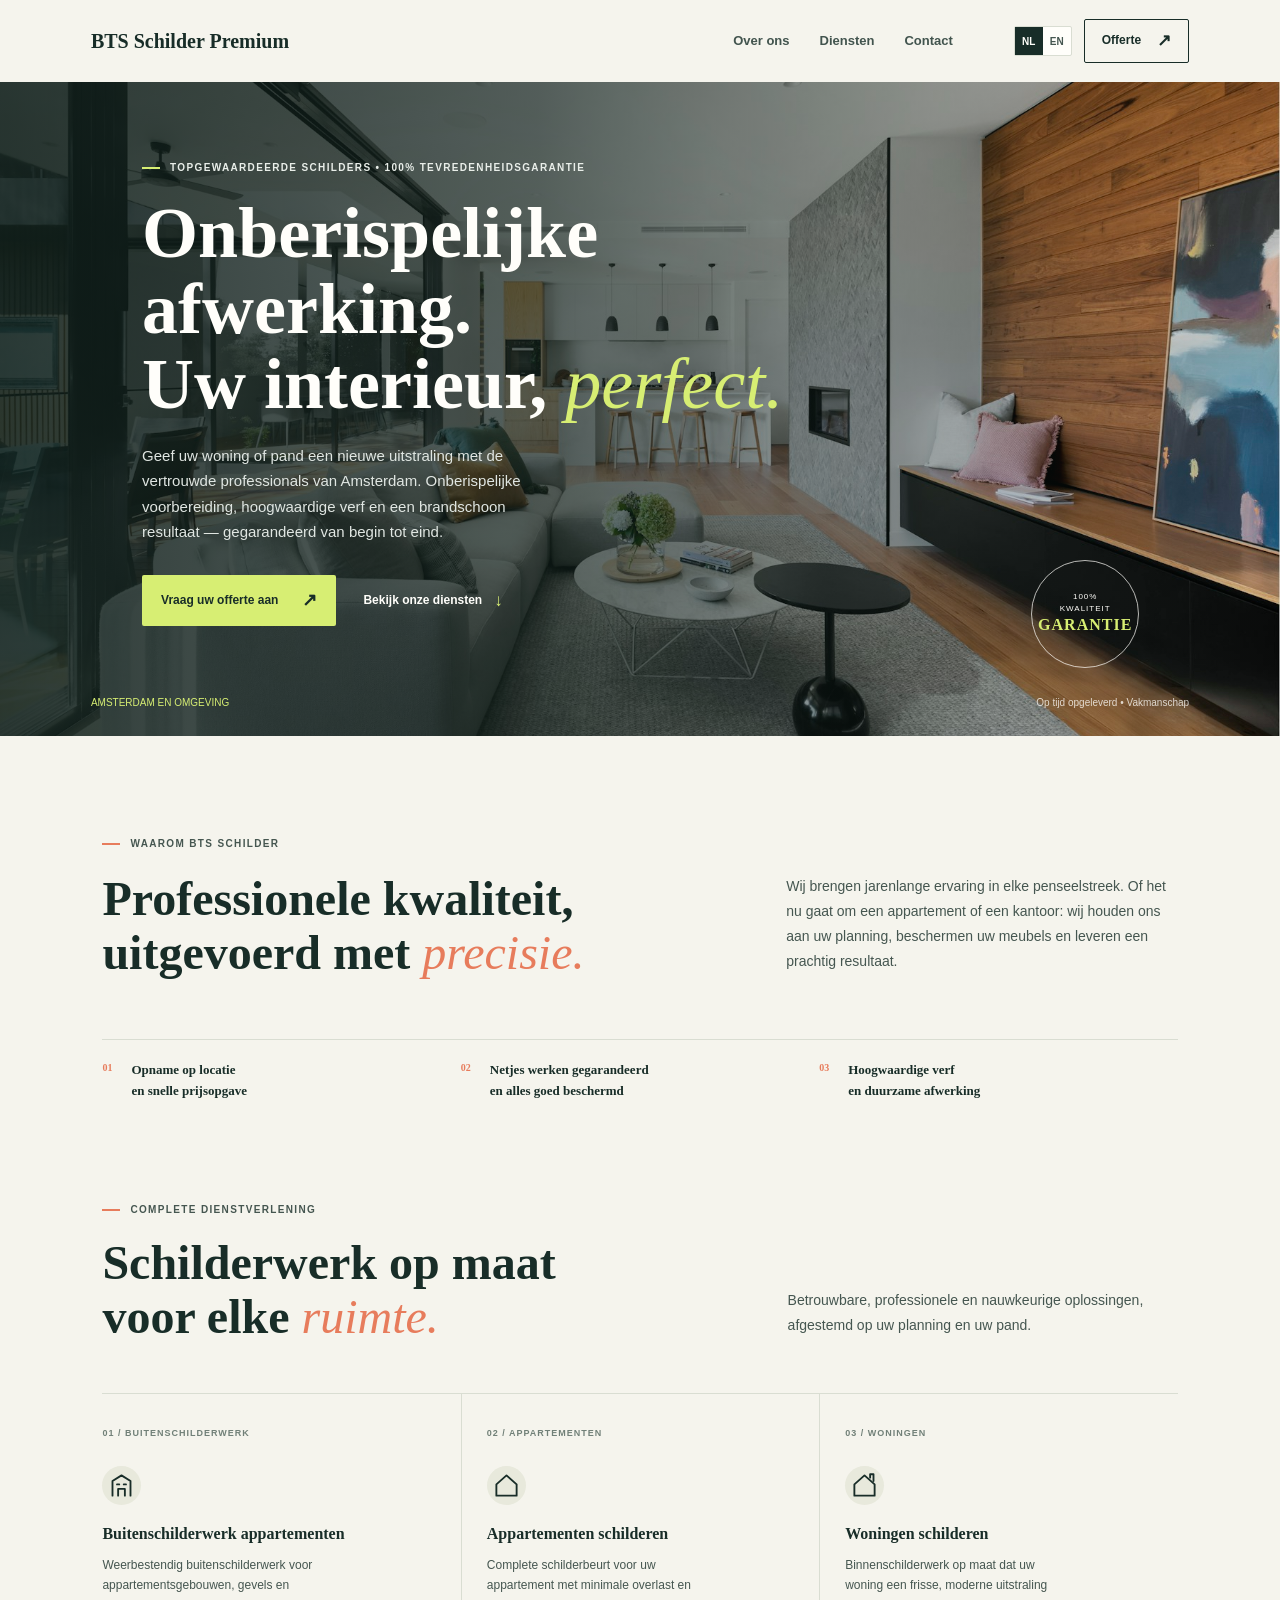
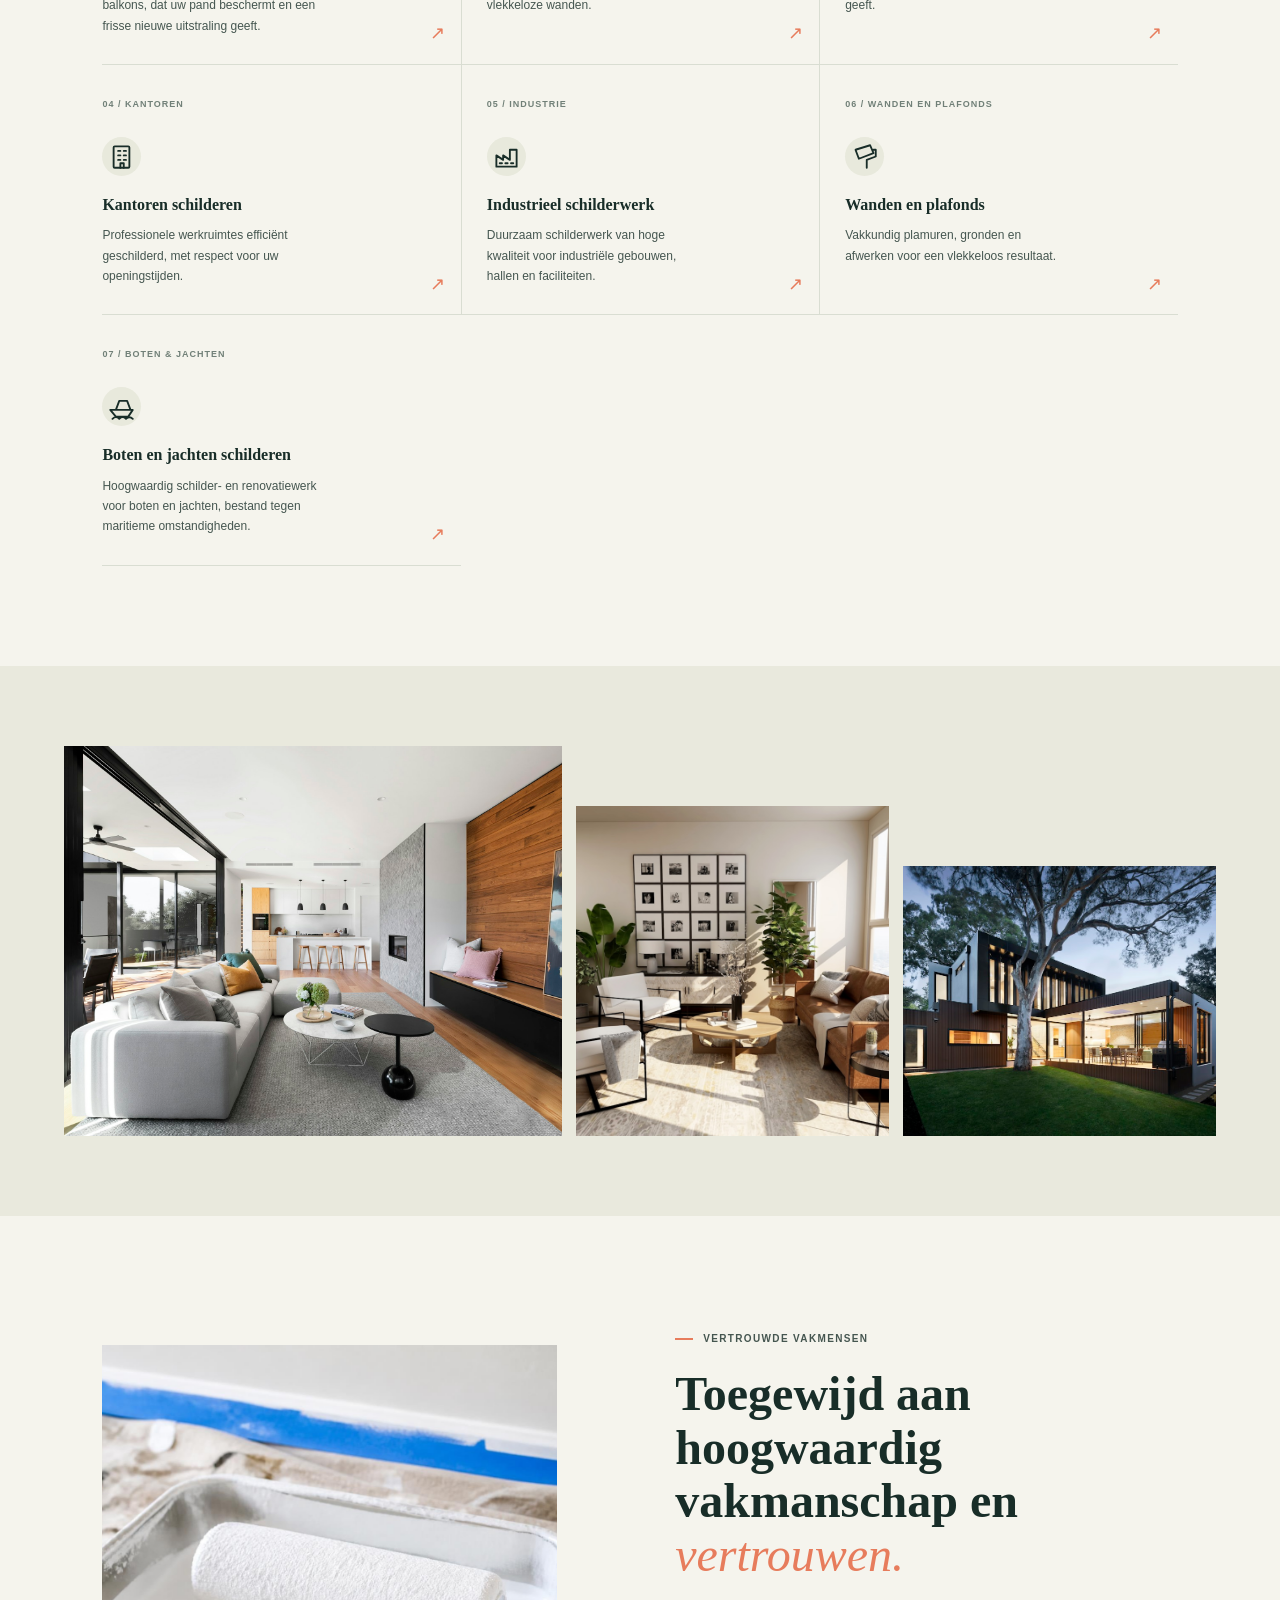
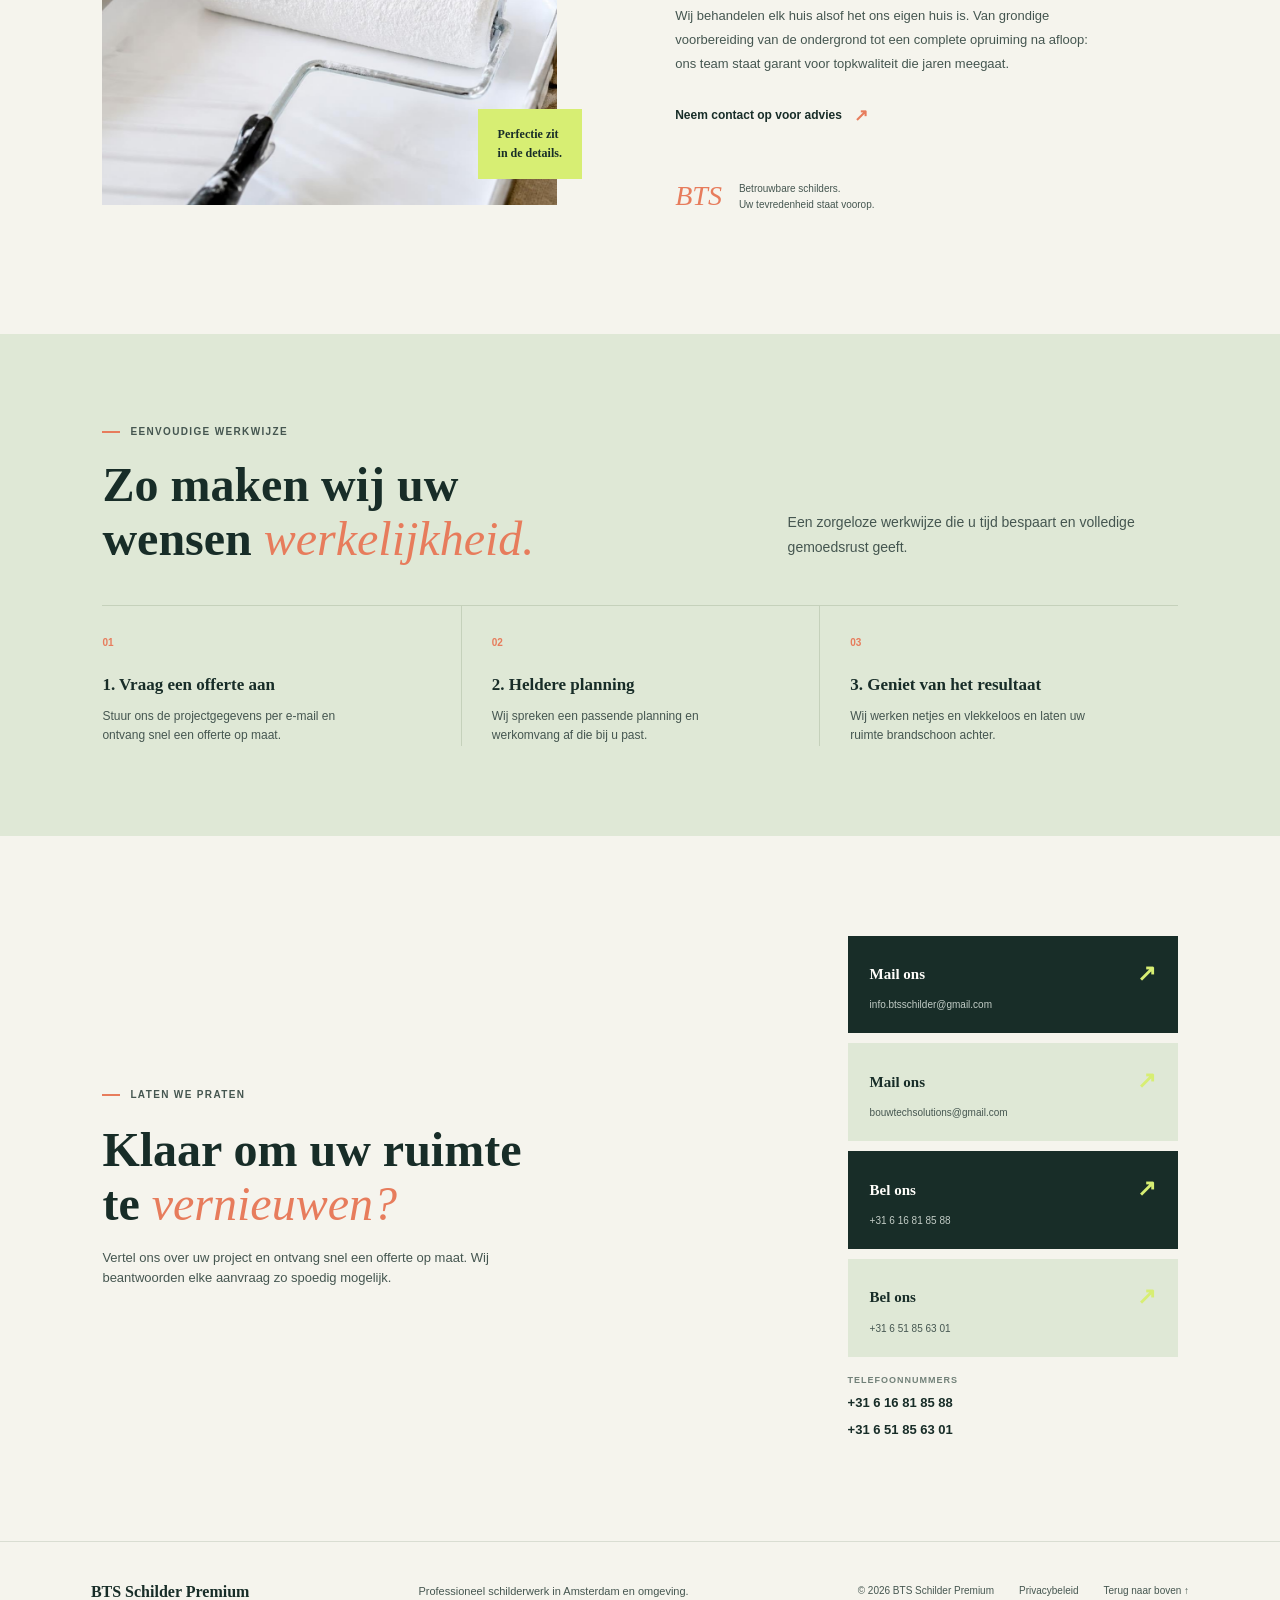
<file: index.html>
<!DOCTYPE html>
<html lang="nl">
<head>
	<meta charset="UTF-8">
	<meta name="viewport" content="width=device-width, initial-scale=1.0">
	<meta name="description" content="Professional painting services for apartments, houses, offices, and commercial spaces in Amsterdam and surrounding areas. Fast execution and tailored quotations.">
	<title>BTS Schilder Premium | Professional Painting Services</title>
	<link rel="stylesheet" href="css/style.css">
</head>
<body>
	<header class="site-header">
		<a class="brand" href="#home">BTS Schilder Premium</a>
		<nav class="main-nav" aria-label="Main navigation">
			<a href="#about" data-i18n="nav-about">About</a>
			<a href="#services" data-i18n="nav-services">Services</a>
			<a href="#contact" data-i18n="nav-contact">Contact</a>
		</nav>
		<div class="header-actions">
			<div class="language-switch" role="group" aria-label="Choose language">
				<button type="button" class="language-button is-active" data-lang-option="nl" aria-pressed="true">NL</button>
				<button type="button" class="language-button" data-lang-option="en" aria-pressed="false">EN</button>
			</div>
			<a class="header-cta" href="#contact"><span data-i18n="nav-quote">Quotation</span><span aria-hidden="true">↗</span></a>
		</div>
	</header>

	<main>
		<section class="hero" id="home">
			<div class="hero-shade"></div>
			<div class="hero-content">
				<p class="eyebrow hero-eyebrow"><span></span><span data-i18n="hero-eyebrow">Top-Rated Painting Experts • 100% Satisfaction Guaranteed</span></p>
				<h1 data-i18n="hero-title">Flawless finishes.<br>Your interior, <em>perfected.</em></h1>
				<p class="hero-copy" data-i18n="hero-copy">Transform your property with Amsterdam's trusted professionals. Impeccable preparation, premium paint materials, and immaculate cleanliness guaranteed from start to finish.</p>
				<div class="hero-actions">
					<a class="button button-lime" href="#contact"><span data-i18n="hero-cta">Get Your Quote</span><span aria-hidden="true">↗</span></a>
					<a class="text-link hero-link" href="#services"><span data-i18n="hero-work">Explore Our Services</span><span aria-hidden="true">↓</span></a>
				</div>
			</div>
			<div class="hero-caption"><span data-i18n="hero-location">AMSTERDAM &amp; SURROUNDING AREAS</span><span data-i18n="hero-caption">On-Time Execution • Expert Craftsmanship</span></div>
			<div class="hero-stamp"><span data-i18n="stamp-top">100%</span><span data-i18n="stamp-mid">QUALITY</span><strong data-i18n="stamp-bottom">GUARANTEE</strong></div>
		</section>

		<section class="intro section-wrap">
			<p class="eyebrow"><span></span><span data-i18n="intro-eyebrow">Why Choose BTS Schilder</span></p>
			<div class="intro-row">
				<h2 data-i18n="intro-title">Professional excellence,<br>delivered with <em>precision.</em></h2>
				<p data-i18n="intro-copy">We bring years of expertise to every brushstroke. Whether it's a residential apartment or a commercial office, we respect your timeline, protect your furniture, and deliver breathtaking results.</p>
			</div>
			<div class="promise-list">
				<div><span class="promise-number">01</span><span data-i18n="promise-one">On-Site Consultation<br>&amp; Fast Pricing</span></div>
				<div><span class="promise-number">02</span><span data-i18n="promise-two">Zero Mess Guarantee<br>&amp; Full Protection</span></div>
				<div><span class="promise-number">03</span><span data-i18n="promise-three">Premium Paints &amp;<br>Long-Lasting Finish</span></div>
			</div>
		</section>

		<section class="services section-wrap" id="services">
			<div class="section-heading">
				<div>
					<p class="eyebrow"><span></span><span data-i18n="services-eyebrow">Comprehensive Services</span></p>
					<h2 data-i18n="services-title">Tailored painting solutions<br>for every <em>space.</em></h2>
				</div>
				<p data-i18n="services-copy">Reliable, professional, and detail-oriented solutions customized to fit your schedule and property needs.</p>
			</div>
			<div class="service-grid">
<article class="service-item" data-gallery-index="0" role="button" tabindex="0" aria-haspopup="dialog" aria-label="View Apartment exterior painting photographs">
 <span class="service-count" data-i18n="service-ext-label">01 / APARTMENT EXTERIOR</span>
 <div class="service-icon" aria-hidden="true"><svg viewBox="0 0 24 24" width="27" height="27" fill="none" stroke="currentColor" stroke-width="1.65" stroke-linecap="round" stroke-linejoin="round" aria-hidden="true"><path d="M4 21V8l8-5 8 5v13M9 21v-6h6v6M8 11h2m4 0h2"/></svg></div>
 <h3 data-i18n="service-ext-title">Apartment exterior painting</h3>
 <p data-i18n="service-ext-copy">Weather-resistant exterior painting for apartment buildings, façades and balconies, protecting your property and giving it a fresh new look.</p>
 <span class="service-link" aria-hidden="true">↗</span>
 </article>
<article class="service-item" data-gallery-index="1" role="button" tabindex="0" aria-haspopup="dialog" aria-label="View Apartment painting photographs">
 <span class="service-count" data-i18n="service-one-label">02 / APARTMENTS</span>
 <div class="service-icon" aria-hidden="true"><svg viewBox="0 0 24 24" width="27" height="27" fill="none" stroke="currentColor" stroke-width="1.65" stroke-linecap="round" stroke-linejoin="round" aria-hidden="true"><path d="M3 11 12 3l9 8v10H3z"/></svg></div>
 <h3 data-i18n="service-one-title">Apartment painting</h3>
 <p data-i18n="service-one-copy">Complete apartment makeovers with minimal disruption and flawless walls.</p>
 <span class="service-link" aria-hidden="true">↗</span>
 </article>
<article class="service-item" data-gallery-index="2" role="button" tabindex="0" aria-haspopup="dialog" aria-label="View House painting photographs">
 <span class="service-count" data-i18n="service-two-label">03 / HOUSES</span>
 <div class="service-icon" aria-hidden="true"><svg viewBox="0 0 24 24" width="27" height="27" fill="none" stroke="currentColor" stroke-width="1.65" stroke-linecap="round" stroke-linejoin="round" aria-hidden="true"><path d="M3 11 12 3l9 8v10H3z"/><path d="M17 5V2h3v6"/></svg></div>
 <h3 data-i18n="service-two-title">House painting</h3>
 <p data-i18n="service-two-copy">Bespoke interior and exterior painting to give your family home a fresh, modern aesthetic.</p>
 <span class="service-link" aria-hidden="true">↗</span>
 </article>
<article class="service-item" data-gallery-index="3" role="button" tabindex="0" aria-haspopup="dialog" aria-label="View Office painting photographs">
 <span class="service-count" data-i18n="service-three-label">04 / OFFICES</span>
 <div class="service-icon" aria-hidden="true"><svg viewBox="0 0 24 24" width="27" height="27" fill="none" stroke="currentColor" stroke-width="1.65" stroke-linecap="round" stroke-linejoin="round" aria-hidden="true"><rect x="5" y="3" width="14" height="19" rx="1"/><path d="M9 7h2m3 0h2M9 11h2m3 0h2M9 15h2m3 0h2M11 22v-4h3v4"/></svg></div>
 <h3 data-i18n="service-three-title">Office painting</h3>
 <p data-i18n="service-three-copy">Professional workspaces painted efficiently around your business hours.</p>
 <span class="service-link" aria-hidden="true">↗</span>
 </article>
<article class="service-item" data-gallery-index="4" role="button" tabindex="0" aria-haspopup="dialog" aria-label="View Industrial painting photographs">
 <span class="service-count" data-i18n="service-four-label">05 / INDUSTRIAL</span>
 <div class="service-icon" aria-hidden="true"><svg viewBox="0 0 24 24" width="27" height="27" fill="none" stroke="currentColor" stroke-width="1.65" stroke-linecap="round" stroke-linejoin="round" aria-hidden="true"><path d="M3 21V11l6 4v-4l6 4V6h6v15z"/><path d="M6 18h2m3 0h2m3 0h2"/></svg></div>
 <h3 data-i18n="service-four-title">Industrial painting</h3>
 <p data-i18n="service-four-copy">Durable, high-quality painting solutions for industrial buildings, halls, and facilities.</p>
 <span class="service-link" aria-hidden="true">↗</span>
 </article>
<article class="service-item" data-gallery-index="5" role="button" tabindex="0" aria-haspopup="dialog" aria-label="View Walls &amp; ceilings photographs">
 <span class="service-count" data-i18n="service-five-label">06 / WALLS & CEILINGS</span>
 <div class="service-icon" aria-hidden="true"><svg viewBox="0 0 24 24" width="27" height="27" fill="none" stroke="currentColor" stroke-width="1.65" stroke-linecap="round" stroke-linejoin="round" aria-hidden="true"><path d="M4 6 17 2l3 7-13 5zM20 6h2v6l-8 3v4m0 0v3"/></svg></div>
 <h3 data-i18n="service-five-title">Walls &amp; ceilings</h3>
 <p data-i18n="service-five-copy">Expert surface filling, priming, and smoothing for an immaculate look.</p>
 <span class="service-link" aria-hidden="true">↗</span>
 </article>
<article class="service-item" data-gallery-index="6" role="button" tabindex="0" aria-haspopup="dialog" aria-label="View Boat &amp; yacht painting photographs">
 <span class="service-count" data-i18n="service-six-label">07 / BOAT & YACHTS</span>
 <div class="service-icon" aria-hidden="true"><svg viewBox="0 0 24 24" width="27" height="27" fill="none" stroke="currentColor" stroke-width="1.65" stroke-linecap="round" stroke-linejoin="round" aria-hidden="true"><path d="M2 15h20l-4 6H7zM7 15l3-8h7l3 8M4 23c2-2 4-2 6 0 2-2 4-2 6 0 2-2 4-2 6 0"/></svg></div>
 <h3 data-i18n="service-six-title">Boat &amp; yacht painting</h3>
 <p data-i18n="service-six-copy">High-quality painting and refinishing for boats and yachts, built to withstand marine conditions.</p>
 <span class="service-link" aria-hidden="true">↗</span>
 </article>
			</div>
		</section>

		<section class="work" id="photos">
			<div class="project-grid">
				<figure class="project project-large">
					<img src="images/hero-living-room.jpg" alt="Bright open-plan living room with a warm wood accent wall" loading="lazy">
				</figure>
				<figure class="project project-tall">
					<img src="images/interior-painting.jpg" alt="Freshly painted, light-filled interior" loading="lazy">
				</figure>
				<figure class="project project-small">
					<img src="images/exterior-finish.jpg" alt="Modern house exterior" loading="lazy">
				</figure>
			</div>
		</section>

		<section class="about section-wrap" id="about">
			<div class="about-image">
				<img src="images/paint_roll.jpg" alt="A clean paint roller ready for a fresh coat" loading="lazy">
				<span class="image-note" data-i18n="image-note">Excellence is in<br>the details.</span>
			</div>
			<div class="about-copy">
				<p class="eyebrow"><span></span><span data-i18n="about-eyebrow">Trusted Professionals</span></p>
				<h2 data-i18n="about-title">Dedicated to superior<br>craftsmanship and <em>trust.</em></h2>
				<p class="about-body" data-i18n="about-copy">We treat every home like our own. From rigorous surface preparation to complete post-painting cleanup, our team guarantees top-tier execution that stands the test of time.</p>
				<a class="text-link" href="#contact"><span data-i18n="about-link">Contact our team for advice</span><span aria-hidden="true">↗</span></a>
				<div class="about-signoff"><span class="signoff-swish">BTS</span><span data-i18n="about-signoff">Reliable painters.<br>Your satisfaction is our priority.</span></div>
			</div>
		</section>

		<section class="process">
			<div class="section-wrap">
				<div class="section-heading process-heading">
					<div>
						<p class="eyebrow"><span></span><span data-i18n="process-eyebrow">Simple Workflow</span></p>
						<h2 data-i18n="process-title">How we bring your<br>vision to <em>life.</em></h2>
					</div>
					<p data-i18n="process-copy">Hassle-free process designed to save you time and provide complete peace of mind.</p>
				</div>
				<div class="process-grid">
					<article><span>01</span><h3 data-i18n="step-one-title">1. Request a Quote</h3><p data-i18n="step-one-copy">Send us your project details via email and receive a fast, tailored quotation.</p></article>
					<article><span>02</span><h3 data-i18n="step-two-title">2. Clear Scheduling</h3><p data-i18n="step-two-copy">We agree on a convenient timeline and scope of work that suits you.</p></article>
					<article><span>03</span><h3 data-i18n="step-three-title">3. Enjoy the Results</h3><p data-i18n="step-three-copy">We execute clean, flawless work and leave your space immaculate.</p></article>
				</div>
			</div>
		</section>

		<section class="contact section-wrap" id="contact">
			<div class="contact-copy">
				<p class="eyebrow"><span></span><span data-i18n="contact-eyebrow">Let's Talk</span></p>
				<h2 data-i18n="contact-title">Ready to transform<br>your <em>space?</em></h2>
				<p data-i18n="contact-copy">Tell us about your project and receive a prompt, tailored quotation. We respond quickly to every inquiry.</p>
			</div>
			<div class="contact-actions">
				<a class="contact-button" href="mailto:info.btsschilder@gmail.com?subject=Painting%20project%20enquiry">
					<span data-i18n="email-label">Email Us</span><span class="contact-arrow" aria-hidden="true">↗</span>
					<small>info.btsschilder@gmail.com</small>
				</a>
				<a class="contact-button contact-button-secondary" href="mailto:bouwtechsolutions@gmail.com?subject=Painting%20project%20enquiry">
					<span data-i18n="email-label">Email Us</span><span class="contact-arrow" aria-hidden="true">↗</span>
					<small>bouwtechsolutions@gmail.com</small>
				</a>
				<a class="contact-button" href="tel:+31616818588">
					<span data-i18n="call-label">Call Us</span><span class="contact-arrow" aria-hidden="true">↗</span>
					<small>+31 6 16 81 85 88</small>
				</a>
				<a class="contact-button contact-button-secondary" href="tel:+31651856301">
					<span data-i18n="call-label">Call Us</span><span class="contact-arrow" aria-hidden="true">↗</span>
					<small>+31 6 51 85 63 01</small>
				</a>
				<div class="contact-phones">
					<span class="contact-phones-label" data-i18n="phone-list-label">Phone numbers</span>
					<a href="tel:+31616818588">+31 6 16 81 85 88</a>
					<a href="tel:+31651856301">+31 6 51 85 63 01</a>
				</div>
			</div>
		</section>
	</main>

	<footer class="site-footer">
		<a class="brand footer-brand" href="#home">BTS Schilder Premium</a>
		<p data-i18n="footer-tagline">Professional painting services in Amsterdam and surrounding areas.</p>
		<div class="footer-meta">
			<span>© 2026 BTS Schilder Premium</span>
			<a href="privacy.html" data-i18n="footer-privacy">Privacy Policy</a>
			<a href="#home" data-i18n="footer-top">Back to top ↑</a>
		</div>
	</footer>

	<script>
		const translations = {
			en: {
				"page-title": "BTS Schilder Premium | Professional Painting Services",
				"page-description": "Professional painting services for apartments, houses, offices, and commercial spaces in Amsterdam and surrounding areas. Fast execution and tailored quotations.",
				"nav-about": "About", "nav-services": "Services", "nav-contact": "Contact", "nav-quote": "Quotation",
				"hero-eyebrow": "Top-Rated Painting Experts • 100% Satisfaction Guaranteed",
				"hero-title": "Flawless finishes.<br>Your interior, <em>perfected.</em>",
				"hero-copy": "Transform your property with Amsterdam's trusted professionals. Impeccable preparation, premium paint materials, and immaculate cleanliness guaranteed from start to finish.",
				"hero-cta": "Get Your Quote", "hero-work": "Explore Our Services", "hero-location": "AMSTERDAM &amp; SURROUNDING AREAS", "hero-caption": "On-Time Execution • Expert Craftsmanship", "stamp-top": "100%", "stamp-mid": "QUALITY", "stamp-bottom": "GUARANTEE",
				"intro-eyebrow": "Why Choose BTS Schilder", "intro-title": "Professional excellence,<br>delivered with <em>precision.</em>", "intro-copy": "We bring years of expertise to every brushstroke. Whether it's a residential apartment or a commercial office, we respect your timeline, protect your furniture, and deliver breathtaking results.", "promise-one": "On-Site Consultation<br>&amp; Fast Pricing", "promise-two": "Zero Mess Guarantee<br>&amp; Full Protection", "promise-three": "Premium Paints &amp;<br>Long-Lasting Finish",
				"services-eyebrow": "Comprehensive Services", "services-title": "Tailored painting solutions<br>for every <em>space.</em>", "services-copy": "Reliable, professional, and detail-oriented solutions customized to fit your schedule and property needs.", "service-ext-label": "01 / APARTMENT EXTERIOR", "service-ext-title": "Apartment exterior painting", "service-ext-copy": "Weather-resistant exterior painting for apartment buildings, façades and balconies, protecting your property and giving it a fresh new look.", "phone-list-label": "Phone numbers", "service-one-label": "02 / APARTMENTS", "service-one-title": "Apartment painting", "service-one-copy": "Complete apartment makeovers with minimal disruption and flawless walls.", "service-two-label": "03 / HOUSES", "service-two-title": "House painting", "service-two-copy": "Bespoke interior painting to give your family home a fresh, modern aesthetic.", "service-three-label": "04 / OFFICES", "service-three-title": "Office painting", "service-three-copy": "Professional workspaces painted efficiently around your business hours.", "service-four-label": "05 / INDUSTRIAL", "service-four-title": "Industrial painting", "service-four-copy": "Durable, high-quality painting solutions for industrial buildings, halls, and facilities.", "service-five-label": "06 / WALLS &amp; CEILINGS", "service-five-title": "Walls &amp; ceilings", "service-five-copy": "Expert surface filling, priming, and smoothing for an immaculate look.", "service-six-label": "07 / BOAT & YACHTS", "service-six-title": "Boat & yacht painting", "service-six-copy": "High-quality painting and refinishing for boats and yachts, built to withstand marine conditions.",
				"image-note": "Excellence is in<br>the details.", "about-eyebrow": "Trusted Professionals", "about-title": "Dedicated to superior<br>craftsmanship and <em>trust.</em>", "about-copy": "We treat every home like our own. From rigorous surface preparation to complete post-painting cleanup, our team guarantees top-tier execution that stands the test of time.", "about-link": "Contact our team for advice", "about-signoff": "Reliable painters.<br>Your satisfaction is our priority.",
				"process-eyebrow": "Simple Workflow", "process-title": "How we bring your<br>vision to <em>life.</em>", "process-copy": "Hassle-free process designed to save you time and provide complete peace of mind.", "step-one-title": "1. Request a Quote", "step-one-copy": "Send us your project details via email and receive a fast, tailored quotation.", "step-two-title": "2. Clear Scheduling", "step-two-copy": "We agree on a convenient timeline and scope of work that suits you.", "step-three-title": "3. Enjoy the Results", "step-three-copy": "We execute clean, flawless work and leave your space immaculate.",
				"contact-eyebrow": "Let's Talk", "contact-title": "Ready to transform<br>your <em>space?</em>", "contact-copy": "Tell us about your project and receive a prompt, tailored quotation. We respond quickly to every inquiry.", "email-label": "Email Us", "call-label": "Call Us", "footer-tagline": "Professional painting services in Amsterdam and surrounding areas.", "footer-privacy": "Privacy Policy", "footer-top": "Back to top ↑"
			},
			nl: {
				"page-title": "BTS Schilder Premium | Professioneel schilderwerk",
				"page-description": "Professioneel schilderwerk voor appartementen, woningen, kantoren en bedrijfspanden in Amsterdam en omgeving. Snelle uitvoering en offerte op maat.",
				"nav-about": "Over ons",
				"nav-services": "Diensten",
				"nav-contact": "Contact",
				"nav-quote": "Offerte",
				"hero-eyebrow": "Topgewaardeerde schilders • 100% tevredenheidsgarantie",
				"hero-title": "Onberispelijke afwerking.<br>Uw interieur, <em>perfect.</em>",
				"hero-copy": "Geef uw woning of pand een nieuwe uitstraling met de vertrouwde professionals van Amsterdam. Onberispelijke voorbereiding, hoogwaardige verf en een brandschoon resultaat — gegarandeerd van begin tot eind.",
				"hero-cta": "Vraag uw offerte aan",
				"hero-work": "Bekijk onze diensten",
				"hero-location": "AMSTERDAM EN OMGEVING",
				"hero-caption": "Op tijd opgeleverd • Vakmanschap",
				"stamp-top": "100%",
				"stamp-mid": "KWALITEIT",
				"stamp-bottom": "GARANTIE",
				"intro-eyebrow": "Waarom BTS Schilder",
				"intro-title": "Professionele kwaliteit,<br>uitgevoerd met <em>precisie.</em>",
				"intro-copy": "Wij brengen jarenlange ervaring in elke penseelstreek. Of het nu gaat om een appartement of een kantoor: wij houden ons aan uw planning, beschermen uw meubels en leveren een prachtig resultaat.",
				"promise-one": "Opname op locatie<br>en snelle prijsopgave",
				"promise-two": "Netjes werken gegarandeerd<br>en alles goed beschermd",
				"promise-three": "Hoogwaardige verf<br>en duurzame afwerking",
				"services-eyebrow": "Complete dienstverlening",
				"services-title": "Schilderwerk op maat<br>voor elke <em>ruimte.</em>",
				"services-copy": "Betrouwbare, professionele en nauwkeurige oplossingen, afgestemd op uw planning en uw pand.",
				"service-ext-label": "01 / BUITENSCHILDERWERK",
				"service-ext-title": "Buitenschilderwerk appartementen",
				"service-ext-copy": "Weerbestendig buitenschilderwerk voor appartementsgebouwen, gevels en balkons, dat uw pand beschermt en een frisse nieuwe uitstraling geeft.",
				"phone-list-label": "Telefoonnummers",
				"service-one-label": "02 / APPARTEMENTEN",
				"service-one-title": "Appartementen schilderen",
				"service-one-copy": "Complete schilderbeurt voor uw appartement met minimale overlast en vlekkeloze wanden.",
				"service-two-label": "03 / WONINGEN",
				"service-two-title": "Woningen schilderen",
				"service-two-copy": "Binnenschilderwerk op maat dat uw woning een frisse, moderne uitstraling geeft.",
				"service-three-label": "04 / KANTOREN",
				"service-three-title": "Kantoren schilderen",
				"service-three-copy": "Professionele werkruimtes efficiënt geschilderd, met respect voor uw openingstijden.",
				"service-four-label": "05 / INDUSTRIE",
				"service-four-title": "Industrieel schilderwerk",
				"service-four-copy": "Duurzaam schilderwerk van hoge kwaliteit voor industriële gebouwen, hallen en faciliteiten.",
				"service-five-label": "06 / WANDEN EN PLAFONDS",
				"service-five-title": "Wanden en plafonds",
				"service-five-copy": "Vakkundig plamuren, gronden en afwerken voor een vlekkeloos resultaat.", "service-six-label": "07 / BOTEN & JACHTEN", "service-six-title": "Boten en jachten schilderen", "service-six-copy": "Hoogwaardig schilder- en renovatiewerk voor boten en jachten, bestand tegen maritieme omstandigheden.",
				"image-note": "Perfectie zit<br>in de details.",
				"about-eyebrow": "Vertrouwde vakmensen",
				"about-title": "Toegewijd aan hoogwaardig<br>vakmanschap en <em>vertrouwen.</em>",
				"about-copy": "Wij behandelen elk huis alsof het ons eigen huis is. Van grondige voorbereiding van de ondergrond tot een complete opruiming na afloop: ons team staat garant voor topkwaliteit die jaren meegaat.",
				"about-link": "Neem contact op voor advies",
				"about-signoff": "Betrouwbare schilders.<br>Uw tevredenheid staat voorop.",
				"process-eyebrow": "Eenvoudige werkwijze",
				"process-title": "Zo maken wij uw<br>wensen <em>werkelijkheid.</em>",
				"process-copy": "Een zorgeloze werkwijze die u tijd bespaart en volledige gemoedsrust geeft.",
				"step-one-title": "1. Vraag een offerte aan",
				"step-one-copy": "Stuur ons de projectgegevens per e-mail en ontvang snel een offerte op maat.",
				"step-two-title": "2. Heldere planning",
				"step-two-copy": "Wij spreken een passende planning en werkomvang af die bij u past.",
				"step-three-title": "3. Geniet van het resultaat",
				"step-three-copy": "Wij werken netjes en vlekkeloos en laten uw ruimte brandschoon achter.",
				"contact-eyebrow": "Laten we praten",
				"contact-title": "Klaar om uw ruimte<br>te <em>vernieuwen?</em>",
				"contact-copy": "Vertel ons over uw project en ontvang snel een offerte op maat. Wij beantwoorden elke aanvraag zo spoedig mogelijk.",
				"email-label": "Mail ons",
				"call-label": "Bel ons",
				"footer-tagline": "Professioneel schilderwerk in Amsterdam en omgeving.",
				"footer-privacy": "Privacybeleid",
				"footer-top": "Terug naar boven ↑"
			}
		};

		function applyLanguage(lang) {
			if (!translations[lang]) lang = "nl";
			const dict = translations[lang];
			document.documentElement.lang = lang;
			document.querySelectorAll("[data-lang-option]").forEach(b => {
				const active = b.dataset.langOption === lang;
				b.classList.toggle("is-active", active);
				b.setAttribute("aria-pressed", active ? "true" : "false");
			});
			document.querySelectorAll("[data-i18n]").forEach(el => {
				const value = dict[el.dataset.i18n];
				if (value !== undefined) el.innerHTML = value;
			});
			document.title = dict["page-title"];
			const meta = document.querySelector('meta[name="description"]');
			if (meta) meta.setAttribute("content", dict["page-description"]);
			try { sessionStorage.setItem("bts-lang", lang); } catch (e) {}
		}

		document.querySelectorAll("[data-lang-option]").forEach(button => {
			button.addEventListener("click", () => applyLanguage(button.dataset.langOption));
		});

		let savedLang = "nl";
		try { savedLang = sessionStorage.getItem("bts-lang") || "nl"; } catch (e) {}
		applyLanguage(savedLang);
	</script>

<div class="bts-gallery-overlay" id="bts-gallery" hidden>
 <div class="bts-gallery-panel" role="dialog" aria-modal="true" aria-labelledby="bts-gallery-title" tabindex="-1">
  <div class="bts-gallery-top"><div><h2 id="bts-gallery-title"></h2><span id="bts-gallery-count"></span></div><button type="button" class="bts-gallery-close" aria-label="Close gallery">×</button></div>
  <div class="bts-gallery-stage"><button type="button" class="bts-gallery-prev" aria-label="Previous photo">‹</button><img id="bts-gallery-main" alt="Painting project"/><button type="button" class="bts-gallery-next" aria-label="Next photo">›</button></div>
  <div class="bts-gallery-thumbs" id="bts-gallery-thumbs" aria-label="Choose a photograph"></div>
 </div>
</div>
<script>
(function(){
 'use strict';
 const collections = [["Main images/Outside%20apartment%20painting/WhatsApp%20Image%202026-11-16%20at%206.32.38%20PM%20%281%29.jpeg", "Main images/Outside%20apartment%20painting/WhatsApp%20Image%202026-11-16%20at%206.32.38%20PM.jpeg", "Main images/Outside%20apartment%20painting/WhatsApp%20Image%202026-11-16%20at%206.32.39%20PM%20%281%29.jpeg", "Main images/Outside%20apartment%20painting/WhatsApp%20Image%202026-11-16%20at%206.32.39%20PM%20%282%29.jpeg", "Main images/Outside%20apartment%20painting/WhatsApp%20Image%202026-11-16%20at%206.32.39%20PM%20%283%29.jpeg", "Main images/Outside%20apartment%20painting/WhatsApp%20Image%202026-11-16%20at%206.32.39%20PM%20%284%29.jpeg", "Main images/Outside%20apartment%20painting/WhatsApp%20Image%202026-11-16%20at%206.32.39%20PM%20%285%29.jpeg", "Main images/Outside%20apartment%20painting/WhatsApp%20Image%202026-11-16%20at%206.32.39%20PM%20%286%29.jpeg", "Main images/Outside%20apartment%20painting/WhatsApp%20Image%202026-11-16%20at%206.32.39%20PM.jpeg"], ["Main images/apartment%20painting/1.jpeg", "Main images/apartment%20painting/15.jpeg", "Main images/apartment%20painting/16.jpeg", "Main images/apartment%20painting/17.jpeg", "Main images/apartment%20painting/18.jpeg", "Main images/apartment%20painting/2.jpeg", "Main images/apartment%20painting/3.jpeg", "Main images/apartment%20painting/4.jpeg", "Main images/apartment%20painting/5.jpeg", "Main images/apartment%20painting/6.jpeg", "Main images/apartment%20painting/7.jpeg", "Main images/apartment%20painting/WhatsApp%20Image%202026-11-16%20at%204.13.56%20PM%20%281%29.jpeg", "Main images/apartment%20painting/WhatsApp%20Image%202026-11-16%20at%204.13.56%20PM%20%2810%29.jpeg", "Main images/apartment%20painting/WhatsApp%20Image%202026-11-16%20at%204.13.56%20PM%20%282%29.jpeg", "Main images/apartment%20painting/WhatsApp%20Image%202026-11-16%20at%204.13.56%20PM%20%283%29.jpeg", "Main images/apartment%20painting/WhatsApp%20Image%202026-11-16%20at%204.13.56%20PM%20%284%29.jpeg", "Main images/apartment%20painting/WhatsApp%20Image%202026-11-16%20at%204.13.56%20PM%20%285%29.jpeg", "Main images/apartment%20painting/WhatsApp%20Image%202026-11-16%20at%204.13.56%20PM%20%286%29.jpeg", "Main images/apartment%20painting/WhatsApp%20Image%202026-11-16%20at%204.13.56%20PM%20%287%29.jpeg", "Main images/apartment%20painting/WhatsApp%20Image%202026-11-16%20at%204.13.56%20PM%20%288%29.jpeg", "Main images/apartment%20painting/WhatsApp%20Image%202026-11-16%20at%204.13.56%20PM%20%289%29.jpeg", "Main images/apartment%20painting/WhatsApp%20Image%202026-11-16%20at%204.13.56%20PM.jpeg", "Main images/apartment%20painting/WhatsApp%20Image%202026-11-16%20at%204.14.37%20PM%20%281%29.jpeg", "Main images/apartment%20painting/WhatsApp%20Image%202026-11-16%20at%204.14.37%20PM.jpeg", "Main images/apartment%20painting/WhatsApp%20Image%202026-11-16%20at%20PM.jpeg"], ["Main images/House%20painting/10.jpeg", "Main images/House%20painting/11.jpeg", "Main images/House%20painting/12.jpeg", "Main images/House%20painting/13.jpeg", "Main images/House%20painting/14.jpeg", "Main images/House%20painting/8.jpeg", "Main images/House%20painting/9.jpeg", "Main images/House%20painting/WhatsApp%20Image%202026-11-16%20at%206.55.17%20PM%20%281%29.jpeg", "Main images/House%20painting/WhatsApp%20Image%202026-11-16%20at%206.55.17%20PM%20%282%29.jpeg", "Main images/House%20painting/WhatsApp%20Image%202026-11-16%20at%206.55.17%20PM.jpeg", "Main images/House%20painting/WhatsApp%20Image%202026-11-16%20at%206.55.18%20PM%20%281%29.jpeg", "Main images/House%20painting/WhatsApp%20Image%202026-11-16%20at%206.55.18%20PM%20%282%29.jpeg", "Main images/House%20painting/WhatsApp%20Image%202026-11-16%20at%206.55.18%20PM%20%283%29.jpeg", "Main images/House%20painting/WhatsApp%20Image%202026-11-16%20at%206.55.18%20PM.jpeg"], ["Main images/office%20painting/WhatsApp%20Image%202026-11-16%20at%202.38.10%20PM%20%281%29.jpeg", "Main images/office%20painting/WhatsApp%20Image%202026-11-16%20at%202.38.10%20PM%20%282%29.jpeg", "Main images/office%20painting/WhatsApp%20Image%202026-11-16%20at%202.38.10%20PM.jpeg", "Main images/office%20painting/WhatsApp%20Image%202026-11-16%20at%202.38.11%20PM%20%281%29.jpeg", "Main images/office%20painting/WhatsApp%20Image%202026-11-16%20at%202.38.11%20PM%20%282%29.jpeg", "Main images/office%20painting/WhatsApp%20Image%202026-11-16%20at%202.38.11%20PM%20%283%29.jpeg", "Main images/office%20painting/WhatsApp%20Image%202026-11-16%20at%202.38.11%20PM%20%284%29.jpeg", "Main images/office%20painting/WhatsApp%20Image%202026-11-16%20at%202.38.11%20PM%20%285%29.jpeg", "Main images/office%20painting/WhatsApp%20Image%202026-11-16%20at%202.38.11%20PM.jpeg", "Main images/office%20painting/WhatsApp%20Image%202026-11-16%20at%202.38.12%20PM.jpeg"], ["Main images/industrial%20painting/WhatsApp%20Image%202026-11-16%20at%203.31.12%20PM%20%281%29.jpeg", "Main images/industrial%20painting/WhatsApp%20Image%202026-11-16%20at%203.31.12%20PM%20%282%29.jpeg", "Main images/industrial%20painting/WhatsApp%20Image%202026-11-16%20at%203.31.12%20PM%20%283%29.jpeg", "Main images/industrial%20painting/WhatsApp%20Image%202026-11-16%20at%203.31.12%20PM%20%284%29.jpeg", "Main images/industrial%20painting/WhatsApp%20Image%202026-11-16%20at%203.31.12%20PM%20%285%29.jpeg", "Main images/industrial%20painting/WhatsApp%20Image%202026-11-16%20at%203.31.12%20PM.jpeg"], ["Main images/walls%20and%20ceilings/WhatsApp%20Image%202026-11-16%20at%203.14.02%20PM%20%281%29.jpeg", "Main images/walls%20and%20ceilings/WhatsApp%20Image%202026-11-16%20at%203.14.02%20PM%20%282%29.jpeg", "Main images/walls%20and%20ceilings/WhatsApp%20Image%202026-11-16%20at%203.14.02%20PM.jpeg", "Main images/walls%20and%20ceilings/WhatsApp%20Image%202026-11-16%20at%203.14.03%20PM%20%281%29.jpeg", "Main images/walls%20and%20ceilings/WhatsApp%20Image%202026-11-16%20at%203.14.03%20PM%20%282%29.jpeg", "Main images/walls%20and%20ceilings/WhatsApp%20Image%202026-11-16%20at%203.14.03%20PM%20%283%29.jpeg", "Main images/walls%20and%20ceilings/WhatsApp%20Image%202026-11-16%20at%203.14.03%20PM%20%284%29.jpeg", "Main images/walls%20and%20ceilings/WhatsApp%20Image%202026-11-16%20at%203.14.03%20PM.jpeg"], ["Main images/Boats%20and%20yacht%20painting/WhatsApp%20Image%202026-11-16%20at%206.39.29%20PM.jpeg", "Main images/Boats%20and%20yacht%20painting/WhatsApp%20Image%202026-11-16%20at%206.39.30%20PM%20%281%29.jpeg", "Main images/Boats%20and%20yacht%20painting/WhatsApp%20Image%202026-11-16%20at%206.39.30%20PM%20%282%29.jpeg", "Main images/Boats%20and%20yacht%20painting/WhatsApp%20Image%202026-11-16%20at%206.39.30%20PM%20%283%29.jpeg", "Main images/Boats%20and%20yacht%20painting/WhatsApp%20Image%202026-11-16%20at%206.39.30%20PM%20%284%29.jpeg", "Main images/Boats%20and%20yacht%20painting/WhatsApp%20Image%202026-11-16%20at%206.39.30%20PM%20%285%29.jpeg", "Main images/Boats%20and%20yacht%20painting/WhatsApp%20Image%202026-11-16%20at%206.39.30%20PM.jpeg", "Main images/Boats%20and%20yacht%20painting/WhatsApp%20Image%202026-11-17%20at%204.09.21%20PM%20%281%29.jpeg", "Main images/Boats%20and%20yacht%20painting/WhatsApp%20Image%202026-11-17%20at%204.09.21%20PM%20%282%29.jpeg", "Main images/Boats%20and%20yacht%20painting/WhatsApp%20Image%202026-11-17%20at%204.09.21%20PM.jpeg"]];
 const cards = Array.from(document.querySelectorAll('.service-grid .service-item'));
 const overlay = document.getElementById('bts-gallery');
 const panel = overlay.querySelector('.bts-gallery-panel');
 const main = document.getElementById('bts-gallery-main');
 const thumbs = document.getElementById('bts-gallery-thumbs');
 const title = document.getElementById('bts-gallery-title');
 const count = document.getElementById('bts-gallery-count');
 let category=0, position=0, previousFocus=null;
 function showPhoto(n){
  const photos=collections[category]; position=(n+photos.length)%photos.length;
  main.src=photos[position]; main.alt=cards[category].querySelector('h3').textContent+' photograph '+(position+1);
  count.textContent=(position+1)+' / '+photos.length;
  Array.from(thumbs.children).forEach((b,i)=>{b.classList.toggle('is-selected',i===position);b.setAttribute('aria-pressed',String(i===position));});
  thumbs.children[position]?.scrollIntoView({block:'nearest',inline:'nearest',behavior:'smooth'});
 }
 function openGallery(n){
  previousFocus=document.activeElement;category=n;position=0;
  title.textContent=cards[n].querySelector('h3').textContent;
  thumbs.replaceChildren();
  collections[n].forEach((src,i)=>{const button=document.createElement('button');button.type='button';button.className='bts-gallery-thumb';button.setAttribute('aria-label','View photograph '+(i+1));const img=document.createElement('img');img.src=src;img.alt='';img.loading='lazy';button.appendChild(img);button.addEventListener('click',()=>showPhoto(i));thumbs.appendChild(button);});
  overlay.hidden=false;document.body.classList.add('bts-gallery-open');showPhoto(0);panel.focus();
 }
 function closeGallery(){overlay.hidden=true;document.body.classList.remove('bts-gallery-open');main.removeAttribute('src');previousFocus?.focus();}
 cards.forEach((card,i)=>{card.addEventListener('click',()=>openGallery(i));card.addEventListener('keydown',e=>{if(e.key==='Enter'||e.key===' '){e.preventDefault();openGallery(i);}});});
 overlay.querySelector('.bts-gallery-close').addEventListener('click',closeGallery);
 overlay.querySelector('.bts-gallery-prev').addEventListener('click',()=>showPhoto(position-1));
 overlay.querySelector('.bts-gallery-next').addEventListener('click',()=>showPhoto(position+1));
 overlay.addEventListener('click',e=>{if(e.target===overlay)closeGallery();});
 document.addEventListener('keydown',e=>{if(overlay.hidden)return;if(e.key==='Escape')closeGallery();else if(e.key==='ArrowRight')showPhoto(position+1);else if(e.key==='ArrowLeft')showPhoto(position-1);else if(e.key==='Tab'){const focusables=Array.from(panel.querySelectorAll('button'));const first=focusables[0],last=focusables[focusables.length-1];if(e.shiftKey&&document.activeElement===first){e.preventDefault();last.focus();}else if(!e.shiftKey&&document.activeElement===last){e.preventDefault();first.focus();}}});
})();
</script>
</body>
</html>
</file>
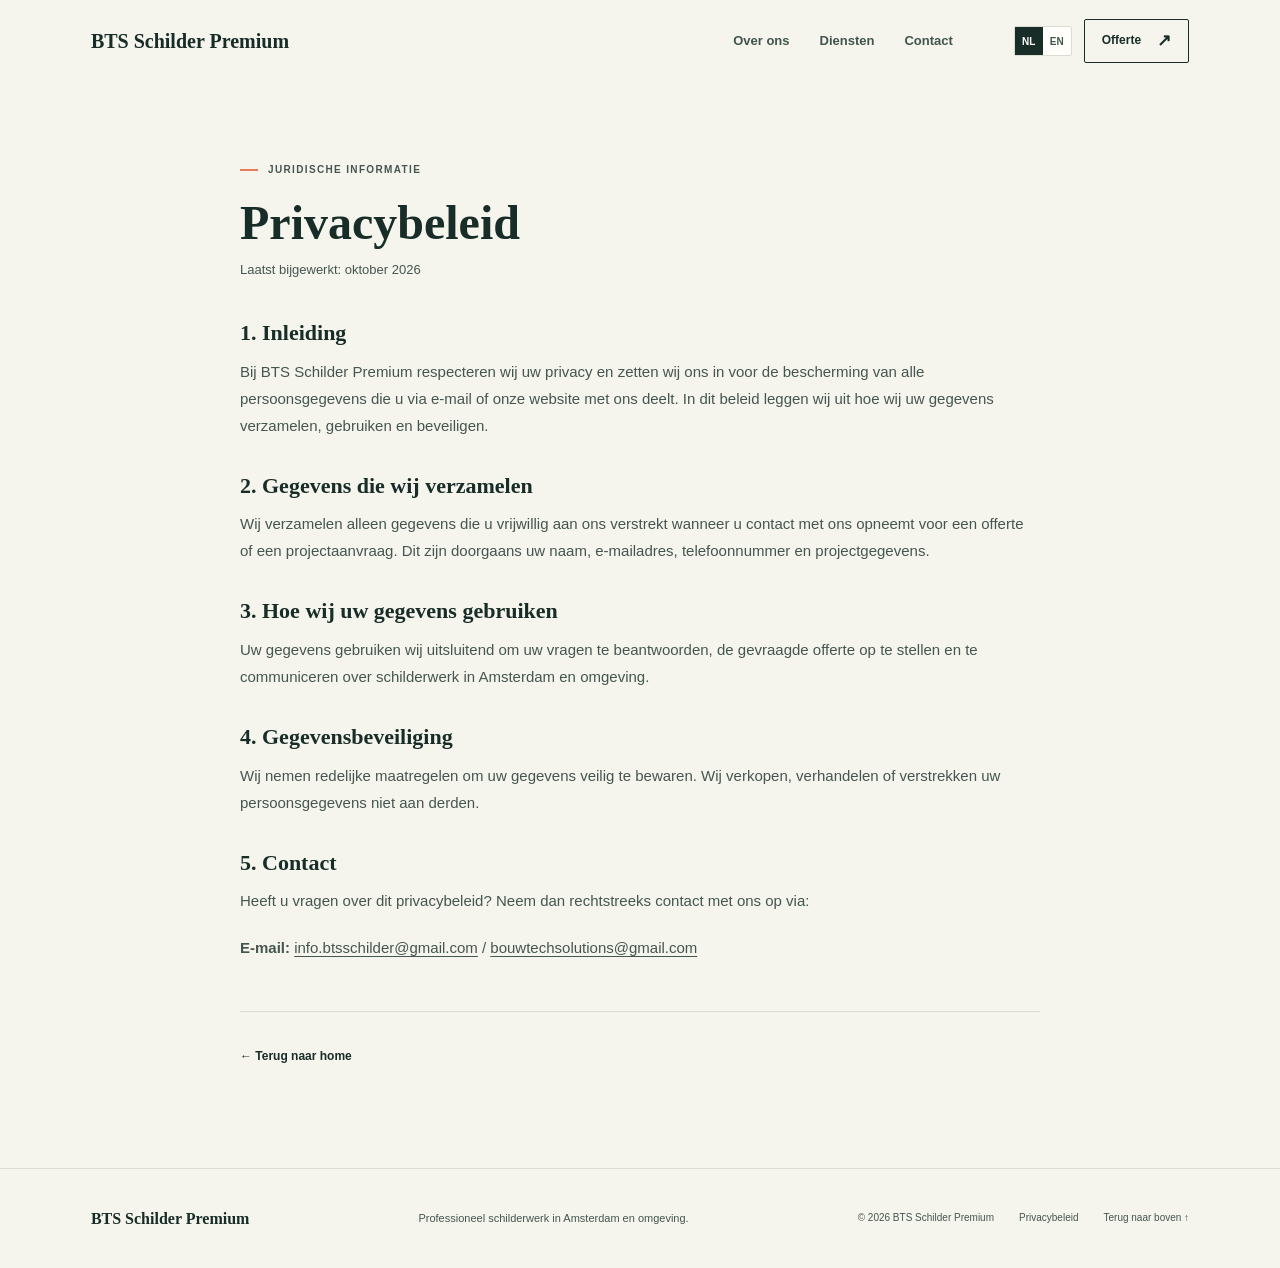
<file: privacy.html>
<!DOCTYPE html>
<html lang="nl">
<head>
	<meta charset="UTF-8">
	<meta name="viewport" content="width=device-width, initial-scale=1.0">
	<meta name="description" content="Privacy Policy for BTS Schilder Premium. Learn how we handle your personal data and protect your privacy.">
	<title>Privacy Policy | BTS Schilder Premium</title>
	<link rel="stylesheet" href="css/style.css">
	<link rel="stylesheet" href="css/privacy.css">
</head>
<body>
	<header class="site-header">
		<a class="brand" href="index.html#home">BTS Schilder Premium</a>
		<nav class="main-nav" aria-label="Main navigation">
			<a href="index.html#about" data-i18n="nav-about">About</a>
			<a href="index.html#services" data-i18n="nav-services">Services</a>
			<a href="index.html#contact" data-i18n="nav-contact">Contact</a>
		</nav>
		<div class="header-actions">
			<div class="language-switch" role="group" aria-label="Choose language">
				<button type="button" class="language-button is-active" data-lang-option="nl" aria-pressed="true">NL</button>
				<button type="button" class="language-button" data-lang-option="en" aria-pressed="false">EN</button>
			</div>
			<a class="header-cta" href="index.html#contact"><span data-i18n="nav-quote">Quotation</span><span aria-hidden="true">↗</span></a>
		</div>
	</header>

	<main class="privacy-main section-wrap">
		<div class="privacy-container">
			<p class="eyebrow"><span></span><span data-i18n="privacy-eyebrow">Legal Information</span></p>
			<h1 data-i18n="privacy-title">Privacy Policy</h1>
			<p class="privacy-updated" data-i18n="privacy-updated">Last updated: October 2026</p>

			<div class="privacy-content">
				<h2 data-i18n="sec-1-title">1. Introduction</h2>
				<p data-i18n="sec-1-text">At BTS Schilder Premium, we respect your privacy and are committed to protecting any personal information you share with us via email or our website. This policy outlines how we collect, use, and safeguard your data.</p>

				<h2 data-i18n="sec-2-title">2. Information We Collect</h2>
				<p data-i18n="sec-2-text">We only collect information that you voluntarily provide to us when contacting us for painting estimates or project inquiries. This typically includes your name, email address, phone number, and project details.</p>

				<h2 data-i18n="sec-3-title">3. How We Use Your Information</h2>
				<p data-i18n="sec-3-text">Your information is used strictly to respond to your inquiries, provide requested project estimations, and manage communication regarding painting services in Amsterdam and surrounding areas.</p>

				<h2 data-i18n="sec-4-title">4. Data Security</h2>
				<p data-i18n="sec-4-text">We take reasonable measures to ensure your data is kept secure. We do not sell, trade, or transfer your personal information to third parties.</p>

				<h2 data-i18n="sec-5-title">5. Contact Us</h2>
				<p data-i18n="sec-5-text">If you have any questions regarding this Privacy Policy, feel free to reach out to us directly at:</p>
				<p><strong data-i18n="email-prefix">Email:</strong> <a class="privacy-link" href="mailto:info.btsschilder@gmail.com">info.btsschilder@gmail.com</a> / <a class="privacy-link" href="mailto:bouwtechsolutions@gmail.com">bouwtechsolutions@gmail.com</a></p>
			</div>

			<div class="back-home">
				<a class="text-link" href="index.html#home"><span data-i18n="back-home">← Back to Home</span></a>
			</div>
		</div>
	</main>

	<footer class="site-footer">
		<a class="brand footer-brand" href="index.html#home">BTS Schilder Premium</a>
		<p data-i18n="footer-tagline">Professional painting services in Amsterdam and surrounding areas.</p>
		<div class="footer-meta">
			<span>© 2026 BTS Schilder Premium</span>
			<a href="privacy.html" data-i18n="footer-privacy">Privacy Policy</a>
			<a href="index.html#home" data-i18n="footer-top">Back to top ↑</a>
		</div>
	</footer>

	<script>
		const translations = {
			en: {
				"page-title": "Privacy Policy | BTS Schilder Premium",
				"page-description": "Privacy Policy for BTS Schilder Premium. Learn how we handle your personal data and protect your privacy.",
				"nav-about": "About", "nav-services": "Services", "nav-contact": "Contact", "nav-quote": "Quotation",
				"privacy-eyebrow": "Legal Information", "privacy-title": "Privacy Policy", "privacy-updated": "Last updated: October 2026",
				"sec-1-title": "1. Introduction", "sec-1-text": "At BTS Schilder Premium, we respect your privacy and are committed to protecting any personal information you share with us via email or our website. This policy outlines how we collect, use, and safeguard your data.",
				"sec-2-title": "2. Information We Collect", "sec-2-text": "We only collect information that you voluntarily provide to us when contacting us for painting estimates or project inquiries. This typically includes your name, email address, phone number, and project details.",
				"sec-3-title": "3. How We Use Your Information", "sec-3-text": "Your information is used strictly to respond to your inquiries, provide requested project estimations, and manage communication regarding painting services in Amsterdam and surrounding areas.",
				"sec-4-title": "4. Data Security", "sec-4-text": "We take reasonable measures to ensure your data is kept secure. We do not sell, trade, or transfer your personal information to third parties.",
				"sec-5-title": "5. Contact Us", "sec-5-text": "If you have any questions regarding this Privacy Policy, feel free to reach out to us directly at:", "email-prefix": "Email:",
				"back-home": "← Back to Home", "footer-tagline": "Professional painting services in Amsterdam and surrounding areas.", "footer-privacy": "Privacy Policy", "footer-top": "Back to top ↑"
			},
			nl: {
				"page-title": "Privacybeleid | BTS Schilder Premium",
				"page-description": "Privacybeleid van BTS Schilder Premium. Lees hoe wij met uw persoonsgegevens omgaan en uw privacy beschermen.",
				"nav-about": "Over ons",
				"nav-services": "Diensten",
				"nav-contact": "Contact",
				"nav-quote": "Offerte",
				"privacy-eyebrow": "Juridische informatie",
				"privacy-title": "Privacybeleid",
				"privacy-updated": "Laatst bijgewerkt: oktober 2026",
				"sec-1-title": "1. Inleiding",
				"sec-1-text": "Bij BTS Schilder Premium respecteren wij uw privacy en zetten wij ons in voor de bescherming van alle persoonsgegevens die u via e-mail of onze website met ons deelt. In dit beleid leggen wij uit hoe wij uw gegevens verzamelen, gebruiken en beveiligen.",
				"sec-2-title": "2. Gegevens die wij verzamelen",
				"sec-2-text": "Wij verzamelen alleen gegevens die u vrijwillig aan ons verstrekt wanneer u contact met ons opneemt voor een offerte of een projectaanvraag. Dit zijn doorgaans uw naam, e-mailadres, telefoonnummer en projectgegevens.",
				"sec-3-title": "3. Hoe wij uw gegevens gebruiken",
				"sec-3-text": "Uw gegevens gebruiken wij uitsluitend om uw vragen te beantwoorden, de gevraagde offerte op te stellen en te communiceren over schilderwerk in Amsterdam en omgeving.",
				"sec-4-title": "4. Gegevensbeveiliging",
				"sec-4-text": "Wij nemen redelijke maatregelen om uw gegevens veilig te bewaren. Wij verkopen, verhandelen of verstrekken uw persoonsgegevens niet aan derden.",
				"sec-5-title": "5. Contact",
				"sec-5-text": "Heeft u vragen over dit privacybeleid? Neem dan rechtstreeks contact met ons op via:",
				"email-prefix": "E-mail:",
				"back-home": "← Terug naar home",
				"footer-tagline": "Professioneel schilderwerk in Amsterdam en omgeving.",
				"footer-privacy": "Privacybeleid",
				"footer-top": "Terug naar boven ↑"
			}
		};

		function applyLanguage(lang) {
			if (!translations[lang]) lang = "nl";
			const dict = translations[lang];
			document.documentElement.lang = lang;
			document.querySelectorAll("[data-lang-option]").forEach(b => {
				const active = b.dataset.langOption === lang;
				b.classList.toggle("is-active", active);
				b.setAttribute("aria-pressed", active ? "true" : "false");
			});
			document.querySelectorAll("[data-i18n]").forEach(el => {
				const value = dict[el.dataset.i18n];
				if (value !== undefined) el.innerHTML = value;
			});
			document.title = dict["page-title"];
			const meta = document.querySelector('meta[name="description"]');
			if (meta) meta.setAttribute("content", dict["page-description"]);
			try { sessionStorage.setItem("bts-lang", lang); } catch (e) {}
		}

		document.querySelectorAll("[data-lang-option]").forEach(button => {
			button.addEventListener("click", () => applyLanguage(button.dataset.langOption));
		});

		let savedLang = "nl";
		try { savedLang = sessionStorage.getItem("bts-lang") || "nl"; } catch (e) {}
		applyLanguage(savedLang);
	</script>
</body>
</html>
</file>
<file: css/style.css>
:root {
	--ink: #182d28;
	--ink-soft: #455650;
	--paper: #f5f4ed;
	--white: #fffefa;
	--lime: #d7ee73;
	--coral: #e77c5c;
	--line: #d9ddd2;
	--display: Georgia, "Times New Roman", serif;
	--body: "Trebuchet MS", "Segoe UI", sans-serif;
}

* {
	box-sizing: border-box;
}

html {
	scroll-behavior: smooth;
	scroll-padding-top: 88px;
}

body {
	margin: 0;
	background: var(--paper);
	color: var(--ink);
	font-family: var(--body);
	font-size: 16px;
	line-height: 1.6;
}

img {
	display: block;
	width: 100%;
}

a {
	color: inherit;
	text-decoration: none;
}

.site-header {
	position: relative;
	z-index: 2;
	display: flex;
	min-height: 82px;
	align-items: center;
	justify-content: space-between;
	gap: 28px;
	padding: 0 7.1%;
	background: var(--paper);
}

.brand {
	display: inline-flex;
	align-items: center;
	font-family: var(--display);
	font-size: 20px;
	font-weight: 800;
	white-space: nowrap;
}

.main-nav {
	display: flex;
	align-items: center;
	gap: 30px;
	margin-left: auto;
	margin-right: 3%;
	color: #42544e;
	font-size: 13px;
	font-weight: 600;
}

.header-actions {
	display: flex;
	align-items: center;
	gap: 12px;
}

.language-switch {
	display: inline-flex;
	align-items: center;
	border: 1px solid var(--line);
	border-radius: 2px;
	background: var(--white);
}

.language-button {
	min-width: 28px;
	min-height: 28px;
	padding: 0 6px;
	border: 0;
	background: transparent;
	color: var(--ink-soft);
	font: 700 10px var(--body);
	cursor: pointer;
}

.language-button.is-active {
	background: var(--ink);
	color: var(--white);
}

.main-nav a:hover,
.footer-meta a:hover {
	color: var(--coral);
}

.header-cta {
	display: inline-flex;
	min-height: 44px;
	align-items: center;
	gap: 16px;
	padding: 0 17px;
	border: 1px solid var(--ink);
	border-radius: 2px;
	font-size: 12px;
	font-weight: 700;
}

.header-cta span[aria-hidden="true"] { font-size: 17px; }
.header-cta:hover { background: var(--ink); color: var(--white); }

.hero {
	position: relative;
	display: flex;
	min-height: 600px;
	align-items: center;
	overflow: hidden;
	background-color: #31423d;
	background-image: url("../images/hero-living-room.jpg");
	background-position: center 54%;
	background-size: cover;
	color: var(--white);
}

.hero-shade {
	position: absolute;
	inset: 0;
	background: linear-gradient(90deg, rgba(16, 31, 27, .88) 0%, rgba(16, 31, 27, .69) 42%, rgba(16, 31, 27, .08) 100%);
}

.hero-content {
	position: relative;
	z-index: 1;
	width: min(760px, 70%);
	margin-left: 11.1%;
	padding: 78px 0 110px;
}

.eyebrow {
	display: flex;
	align-items: center;
	gap: 10px;
	margin: 0 0 20px;
	color: var(--ink-soft);
	font-size: 10px;
	font-weight: 700;
	letter-spacing: 1.35px;
	text-transform: uppercase;
}

.eyebrow > span:first-child {
	display: inline-block;
	flex: 0 0 18px;
	width: 18px;
	height: 2px;
	background: var(--coral);
}

.hero-eyebrow { color: #e9eee9; }
.hero-eyebrow > span:first-child { background: var(--lime); }

h1, h2, h3, p, figure { margin-top: 0; }

h1, h2, h3 {
	font-family: var(--display);
}

h1 {
	max-width: 760px;
	margin-bottom: 20px;
	font-size: clamp(40px, 6vw, 72px);
	font-weight: 600;
	line-height: 1.05;
}

h1 em, h2 em {
	color: var(--lime);
	font-family: Georgia, serif;
	font-weight: 400;
}

.hero-copy {
	max-width: 420px;
	margin-bottom: 30px;
	color: #e0e6e2;
	font-size: 15px;
	line-height: 1.7;
}

.hero-actions {
	display: flex;
	align-items: center;
	gap: 27px;
	flex-wrap: wrap;
}

.button {
	display: inline-flex;
	min-height: 51px;
	align-items: center;
	justify-content: center;
	gap: 24px;
	padding: 0 19px;
	border-radius: 2px;
	font-size: 12px;
	font-weight: 700;
}

.button-lime { background: var(--lime); color: var(--ink); }
.button-lime:hover { background: #e5f5a0; }
.button span[aria-hidden="true"] { font-size: 18px; }

.text-link {
	display: inline-flex;
	align-items: center;
	gap: 12px;
	font-size: 12px;
	font-weight: 700;
}

.text-link span[aria-hidden="true"] { color: var(--coral); font-size: 17px; }
.hero-link { color: var(--white); }
.hero-link span[aria-hidden="true"] { color: var(--lime); }

.hero-caption {
	position: absolute;
	right: 7.1%;
	bottom: 25px;
	left: 7.1%;
	display: flex;
	justify-content: space-between;
	color: rgba(255, 254, 250, .78);
	font-size: 10px;
}

.hero-caption span:first-child { color: var(--lime); }

.hero-stamp {
	position: absolute;
	right: 11%;
	bottom: 68px;
	display: flex;
	width: 108px;
	height: 108px;
	flex-direction: column;
	align-items: center;
	justify-content: center;
	border: 1px solid rgba(255, 254, 250, .7);
	border-radius: 50%;
	color: var(--white);
	font-size: 8px;
	letter-spacing: 1px;
	line-height: 1.4;
}

.hero-stamp strong { color: var(--lime); font-family: var(--display); font-size: 16px; }

.section-wrap {
	width: min(1170px, 84%);
	margin: 0 auto;
}

.intro {
	padding-top: 100px;
	padding-bottom: 80px;
}

.intro-row {
	display: grid;
	grid-template-columns: 1.2fr .8fr;
	align-items: end;
	gap: 9%;
}

h2 {
	margin-bottom: 0;
	font-size: clamp(32px, 4vw, 48px);
	font-weight: 600;
	line-height: 1.12;
}

h2 em { color: var(--coral); }

.intro-row > p,
.section-heading > p {
	max-width: 390px;
	margin: 0 0 5px;
	color: var(--ink-soft);
	font-size: 14px;
	line-height: 1.8;
}

.promise-list {
	display: grid;
	grid-template-columns: repeat(3, 1fr);
	margin-top: 60px;
	border-top: 1px solid var(--line);
}

.promise-list > div {
	display: flex;
	align-items: flex-start;
	gap: 19px;
	padding: 20px 18px 0 0;
	color: var(--ink);
	font-family: var(--display);
	font-size: 13px;
	font-weight: 700;
}

.promise-number { color: var(--coral); font-size: 10px; }

.services {
	padding-top: 20px;
	padding-bottom: 100px;
}

.section-heading {
	display: flex;
	align-items: end;
	justify-content: space-between;
	gap: 35px;
}

.section-heading .eyebrow { margin-bottom: 18px; }

.service-grid {
	display: grid;
	grid-template-columns: repeat(3, 1fr);
	margin-top: 50px;
	border-top: 1px solid var(--line);
}

.service-item {
	position: relative;
	min-height: 250px;
	padding: 24px 25px 28px 0;
	border-bottom: 1px solid var(--line);
}

.service-item:nth-child(3n + 2),
.service-item:nth-child(3n + 3) {
	padding-left: 25px;
	border-left: 1px solid var(--line);
}

.service-count { color: #718078; font-size: 9px; font-weight: 700; letter-spacing: 1px; }

.service-icon {
	display: flex;
	width: 39px;
	height: 39px;
	align-items: center;
	justify-content: center;
	margin: 22px 0 16px;
	border-radius: 50%;
	background: #e8e9dc;
	color: var(--ink);
	font-family: Georgia, serif;
	font-size: 21px;
}

.service-item h3 {
	margin-bottom: 8px;
	font-size: 16px;
	font-weight: 700;
}

.service-item p {
	max-width: 220px;
	margin-bottom: 0;
	color: var(--ink-soft);
	font-size: 12px;
	line-height: 1.7;
}

.service-link {
	position: absolute;
	right: 16px;
	bottom: 16px;
	color: var(--coral);
	font-size: 18px;
}

.work {
	overflow: hidden;
	padding: 80px 0;
	background: #e9e9dd;
}

.project-grid {
	display: grid;
	width: 90%;
	max-width: 1360px;
	grid-template-columns: 1.35fr .85fr .85fr;
	gap: 14px;
	align-items: end;
	margin: 0 auto;
}

.project { position: relative; min-width: 0; margin: 0; background: #c9cec3; }
.project-large { height: 390px; }
.project-tall { height: 330px; }
.project-small { height: 270px; }
.project img { height: 100%; object-fit: cover; }

.about {
	display: grid;
	grid-template-columns: .95fr 1.05fr;
	align-items: center;
	gap: 11%;
	padding: 100px 0;
}

.about-image { position: relative; min-height: 460px; }
.about-image img { height: 460px; object-fit: cover; }

.image-note {
	position: absolute;
	right: -25px;
	bottom: 26px;
	padding: 16px 20px;
	background: var(--lime);
	color: var(--ink);
	font-family: var(--display);
	font-size: 12px;
	font-weight: 700;
}

.about-copy { padding: 15px 0; }
.about-copy h2 { margin-bottom: 22px; }

.about-body {
	max-width: 430px;
	margin-bottom: 25px;
	color: var(--ink-soft);
	font-size: 13px;
	line-height: 1.85;
}

.about-signoff {
	display: flex;
	align-items: center;
	gap: 17px;
	margin-top: 45px;
	color: var(--ink-soft);
	font-size: 10px;
}

.signoff-swish {
	color: var(--coral);
	font-family: Georgia, serif;
	font-size: 28px;
	font-style: italic;
}

.process { padding: 90px 0; background: #dfe8d6; }
.process-heading { margin-bottom: 40px; }

.process-grid {
	display: grid;
	grid-template-columns: repeat(3, 1fr);
	border-top: 1px solid #c5d1bb;
}

.process-grid article { padding: 22px 30px 0 0; }
.process-grid article + article { padding-left: 30px; border-left: 1px solid #c5d1bb; }
.process-grid article > span { color: var(--coral); font-size: 10px; font-weight: 700; }
.process-grid h3 { max-width: 230px; margin: 17px 0 9px; font-size: 17px; }
.process-grid p { max-width: 260px; margin: 0; color: var(--ink-soft); font-size: 12px; }

.contact {
	display: flex;
	align-items: center;
	justify-content: space-between;
	gap: 45px;
	padding: 100px 0;
}

.contact-copy { max-width: 580px; }
.contact-copy h2 { margin-bottom: 17px; }
.contact-copy > p:last-child { max-width: 420px; margin-bottom: 0; color: var(--ink-soft); font-size: 13px; }

.contact-actions {
	display: grid;
	width: min(330px, 42%);
	gap: 10px;
}

.contact-button {
	display: grid;
	width: 100%;
	min-height: 91px;
	grid-template-columns: 1fr auto;
	align-content: center;
	align-items: center;
	gap: 5px 16px;
	padding: 20px 22px;
	background: var(--ink);
	color: var(--white);
	font-family: var(--display);
	font-size: 15px;
	font-weight: 700;
}

.contact-button:hover { background: #2a4940; }
.contact-arrow { color: var(--lime); font-size: 23px; }
.contact-button small { grid-column: 1 / -1; color: #c3cdc7; font-family: var(--body); font-size: 10px; font-weight: 400; }
.contact-button-secondary { background: #dfe8d6; color: var(--ink); }
.contact-button-secondary:hover { background: #d2dfc7; }
.contact-button-secondary small { color: var(--ink-soft); }

.site-footer {
	display: flex;
	min-height: 100px;
	align-items: center;
	justify-content: space-between;
	flex-wrap: wrap;
	gap: 14px 25px;
	padding: 20px 7.1%;
	border-top: 1px solid var(--line);
}

.footer-brand { font-size: 16px; }
.site-footer > p { margin: 0; color: var(--ink-soft); font-size: 11px; }
.footer-meta { display: flex; flex-wrap: wrap; gap: 8px 25px; color: var(--ink-soft); font-size: 10px; }

@media (max-width: 900px) {
	.site-header { flex-wrap: wrap; min-height: 96px; padding: 12px 5%; }
	.main-nav { order: 3; width: 100%; justify-content: center; margin: 0; gap: 24px; }
	.hero-content { width: 78%; margin-left: 8%; }
	.service-grid { grid-template-columns: repeat(2, 1fr); }
	.project-grid { width: 94%; grid-template-columns: 1fr 1fr; }
	.project-small { display: none; }
	.about { grid-template-columns: 1fr; gap: 40px; }
	.intro-row { grid-template-columns: 1fr; gap: 24px; align-items: start; }
	.section-heading { flex-direction: column; align-items: flex-start; }
	.service-item:nth-child(n) { padding-left: 0; border-left: 0; }
	.service-item:nth-child(even) { padding-left: 25px; border-left: 1px solid var(--line); }
	.process-grid { grid-template-columns: 1fr; }
	.process-grid article, .process-grid article + article { padding: 22px 0; border-left: 0; }
	.process-grid article + article { border-top: 1px solid #c5d1bb; }
	.image-note { right: 10px; }
	.hero-stamp { display: none; }
	.contact { flex-direction: column; align-items: flex-start; }
	.contact-actions { width: min(420px, 100%); }
	.site-footer { flex-direction: column; align-items: flex-start; }
}

@media (max-width: 640px) {
	.site-header { flex-wrap: wrap; padding: 10px 5%; }
	.main-nav { order: 3; width: 100%; justify-content: space-between; gap: 10px; font-size: 11px; }
	.hero-content { width: 88%; margin-left: 6%; }
	.hero-shade { background: linear-gradient(180deg, rgba(16, 31, 27, .86) 0%, rgba(16, 31, 27, .78) 100%); }
	.language-button { min-width: 36px; min-height: 36px; }
	.service-grid { grid-template-columns: 1fr; }
	.service-item:nth-child(n) { padding-left: 0; border-left: 0; }
	.contact { flex-direction: column; align-items: flex-start; }
	.contact-actions { width: 100%; }
	.promise-list { grid-template-columns: 1fr; }
	.promise-list > div { padding-bottom: 14px; }
	.project-grid { grid-template-columns: 1fr; }
	.project-large, .project-tall { height: 240px; }
	.hero-caption { flex-direction: column; gap: 4px; }
	.hero-content { padding-bottom: 130px; }
	.site-footer { flex-direction: column; align-items: flex-start; }
	.footer-meta { flex-wrap: wrap; gap: 14px 25px; }
}

:focus-visible {
	outline: 2px solid var(--coral);
	outline-offset: 3px;
}

@media (prefers-reduced-motion: reduce) {
	html { scroll-behavior: auto; }
}
/* Service gallery enhancements — existing website styles remain unchanged. */
.service-grid .service-item{cursor:pointer;transition:background-color .18s ease;}
.service-grid .service-item:hover,.service-grid .service-item:focus-visible{background-color:rgba(125,125,125,.055);}
.service-grid .service-item:focus-visible{outline:2px solid var(--ink);outline-offset:-3px;}
.service-grid .service-item:hover .service-link{transform:translate(3px,-3px);}
.service-grid .service-link{transition:transform .18s ease;pointer-events:none;}
.service-grid .service-icon svg{display:block;flex:none;}
.bts-gallery-open{overflow:hidden;}
.bts-gallery-overlay[hidden]{display:none!important;}
.bts-gallery-overlay{position:fixed;inset:0;z-index:9999;background:rgba(0,0,0,.72);display:flex;align-items:center;justify-content:center;padding:18px;box-sizing:border-box;}
.bts-gallery-panel{width:min(900px,100%);max-height:min(90vh,850px);background:var(--paper,#faf8f5);color:var(--ink);border-radius:8px;box-shadow:0 18px 65px rgba(0,0,0,.25);display:flex;flex-direction:column;overflow:hidden;outline:none;}
.bts-gallery-top{display:flex;align-items:center;justify-content:space-between;padding:17px 22px;gap:15px;}
.bts-gallery-top h2{font-size:clamp(17px,2.5vw,23px);margin:0 0 3px;}
.bts-gallery-top span{font-size:12px;color:var(--ink-soft);}
.bts-gallery-close{font:normal 30px/1 Arial,sans-serif;border:0;background:transparent;color:inherit;cursor:pointer;padding:3px 9px;}
.bts-gallery-stage{position:relative;min-height:0;display:flex;align-items:center;justify-content:center;background:#e9e8e3;flex:1;overflow:hidden;}
.bts-gallery-stage img{display:block;width:100%;height:auto;max-height:min(58vh,550px);object-fit:contain;min-height:170px;}
.bts-gallery-prev,.bts-gallery-next{position:absolute;z-index:1;top:50%;transform:translateY(-50%);border:0;border-radius:50%;background:rgba(255,255,255,.9);color:#222;width:38px;height:38px;font:normal 29px/1 Arial,sans-serif;cursor:pointer;}
.bts-gallery-prev{left:12px}.bts-gallery-next{right:12px}
.bts-gallery-thumbs{display:flex;gap:8px;padding:12px 18px;overflow-x:auto;flex-shrink:0;scrollbar-width:thin;}
.bts-gallery-thumb{padding:0;border:2px solid transparent;background:transparent;border-radius:4px;cursor:pointer;flex:0 0 68px;height:58px;overflow:hidden;opacity:.65;}
.bts-gallery-thumb.is-selected{border-color:var(--coral);opacity:1;}
.bts-gallery-thumb img{width:100%;height:100%;object-fit:cover;display:block;}
@media(max-width:600px){.bts-gallery-overlay{padding:10px}.bts-gallery-top{padding:12px 14px}.bts-gallery-stage img{max-height:55vh}.bts-gallery-thumb{flex-basis:54px;height:49px}.bts-gallery-thumbs{padding:9px}}

.contact-phones { display: grid; gap: 6px; margin-top: 6px; color: var(--ink-soft); font-size: 13px; }
.contact-phones-label { color: #718078; font-size: 9px; font-weight: 700; letter-spacing: 1px; text-transform: uppercase; }
.contact-phones a { color: var(--ink); font-weight: 700; user-select: text; -webkit-user-select: text; }
.contact-phones a:hover { text-decoration: underline; }
</file>
<file: css/privacy.css>
.privacy-main {
	padding: 80px 0 100px;
}

.privacy-container {
	max-width: 800px;
	margin: 0 auto;
}

.privacy-container h1 {
	font-size: clamp(32px, 5vw, 48px);
	margin-bottom: 12px;
}

.privacy-updated {
	font-size: 13px;
	color: var(--ink-soft);
	margin-bottom: 40px;
}

.privacy-content h2 {
	font-size: 22px;
	margin-top: 35px;
	margin-bottom: 12px;
}

.privacy-content p {
	color: var(--ink-soft);
	font-size: 15px;
	line-height: 1.8;
	margin-bottom: 20px;
	overflow-wrap: anywhere;
}

.privacy-link {
	text-decoration: underline;
	text-underline-offset: 3px;
}

.privacy-link:hover {
	color: var(--coral);
}

.back-home {
	margin-top: 50px;
	padding-top: 30px;
	border-top: 1px solid var(--line);
}

@media (max-width: 640px) {
	.privacy-main {
		padding: 50px 0 70px;
	}
}
</file>
